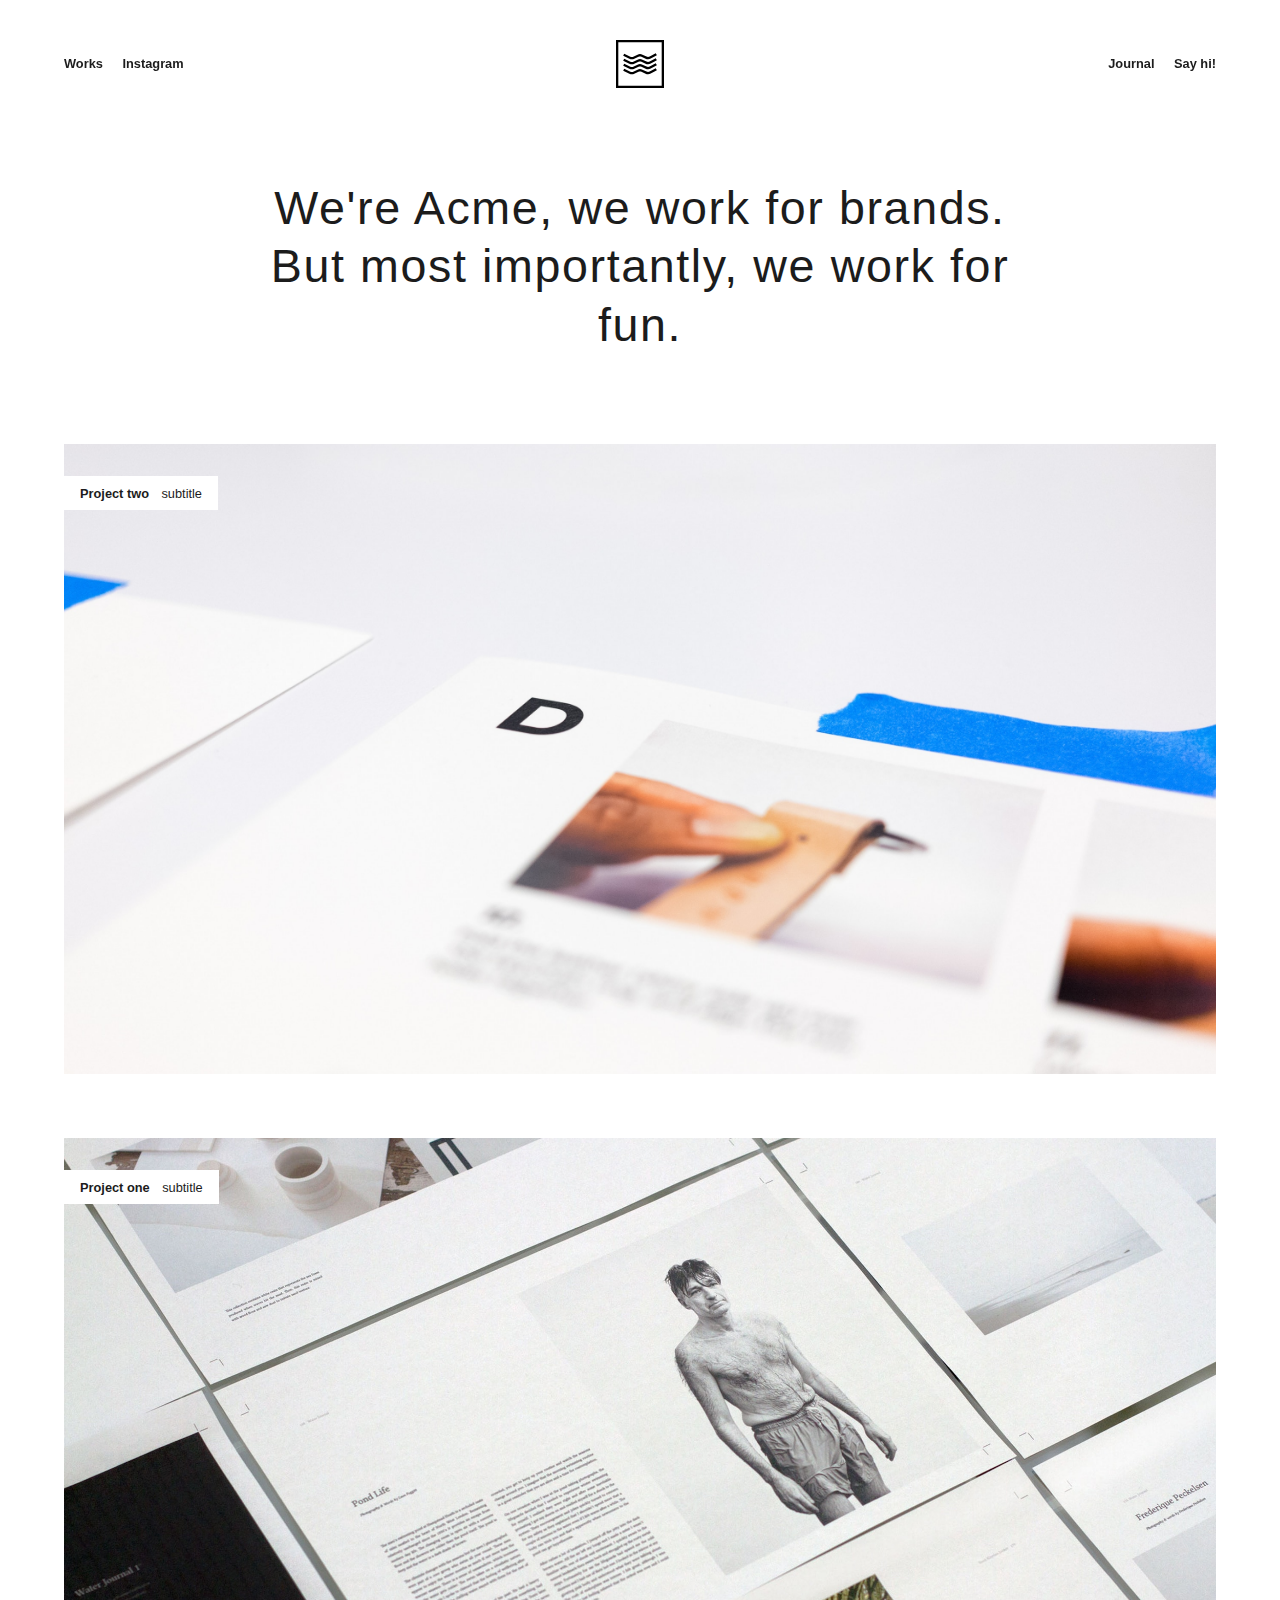
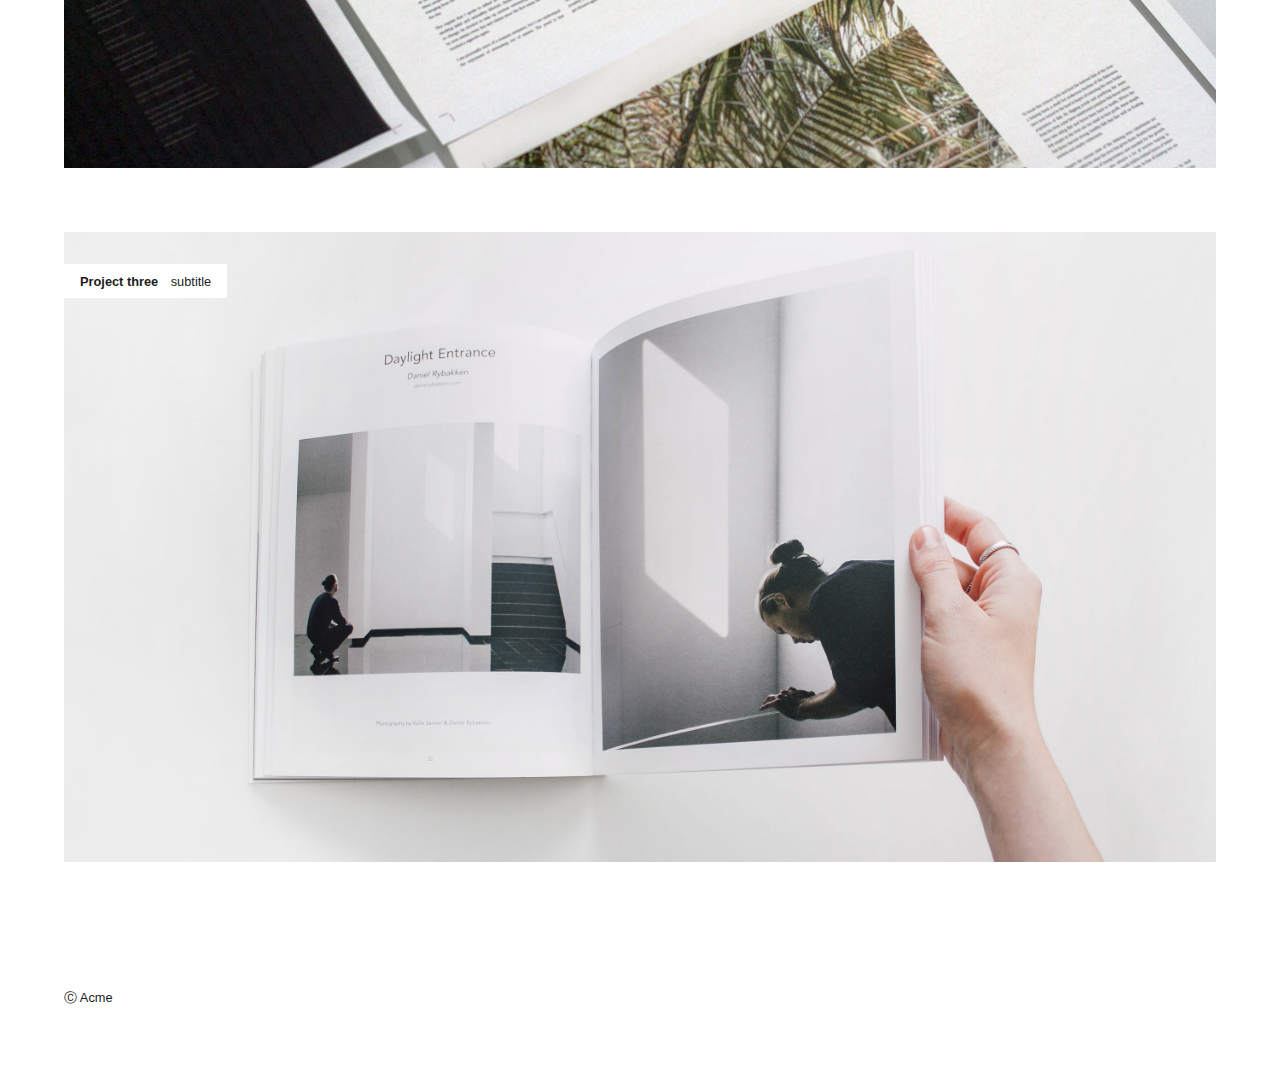
<file: index.html>
<!DOCTYPE html>
<html lang="en-US">
  <head>
    <meta charset="utf-8">
    <meta name="viewport" content="width=device-width,initial-scale=1">
    <title>Hero | Acme</title>
    <meta name="description" content="creative agency">
    <link rel="icon" href="favicon-32x32.png">
    
    <link rel="preload" href="/assets/css/0.styles.a379f09d.css" as="style"><link rel="preload" href="/assets/js/app.b99792a2.js" as="script"><link rel="preload" href="/assets/js/8.c443c788.js" as="script"><link rel="preload" href="/assets/js/11.b148d774.js" as="script"><link rel="preload" href="/assets/js/5.628131b8.js" as="script"><link rel="preload" href="/assets/js/10.d9b22fc4.js" as="script"><link rel="preload" href="/assets/js/4.b5c28453.js" as="script"><link rel="prefetch" href="/assets/js/2.2f821487.js"><link rel="prefetch" href="/assets/js/3.b32300f1.js"><link rel="prefetch" href="/assets/js/6.cc6f8d7b.js"><link rel="prefetch" href="/assets/js/7.a9ab94ad.js"><link rel="prefetch" href="/assets/js/9.f2ccd24c.js"><link rel="prefetch" href="/assets/js/12.58f2bbc3.js"><link rel="prefetch" href="/assets/js/13.0af82ff8.js"><link rel="prefetch" href="/assets/js/14.81666ca4.js"><link rel="prefetch" href="/assets/js/15.e3c7da11.js"><link rel="prefetch" href="/assets/js/16.1f8e4e0f.js">
    <link rel="stylesheet" href="/assets/css/0.styles.a379f09d.css">
  </head>
  <body>
    <div id="app" data-server-rendered="true"><div class="wrapper"><header class="header" style="position:fixed;top:0;left:0;width:100%;" data-v-64ebd1c3><nav class="navigation left desktop-nav" data-v-64ebd1c3><ul data-v-64ebd1c3><li class="router-link-exact-active active" data-v-64ebd1c3>Works</li><!----><!----><!----> <!----><li data-v-64ebd1c3><a href="https://www.instagram.com/its.nwa/" target="_blank" data-v-64ebd1c3>Instagram</a></li><!----><!----></ul></nav> <div class="brand" data-v-64ebd1c3><a href="/" class="router-link-exact-active router-link-active" data-v-64ebd1c3><div title="Acme" class="logo" style="background-image:url(/upload/logo.svg);" data-v-64ebd1c3></div></a></div> <nav class="navigation right desktop-nav" data-v-64ebd1c3><ul data-v-64ebd1c3><!----><!----><!----><li data-v-64ebd1c3>Journal</li> <!----><!----><li data-v-64ebd1c3><a href="mailto:sayhi@mydomain.com" target="_blank" data-v-64ebd1c3>Say hi!</a></li><!----></ul></nav> <div class="mobile-nav-toggle" data-v-64ebd1c3></div> <div class="mobile-nav" data-v-64ebd1c3><nav data-v-64ebd1c3><ul data-v-64ebd1c3><li class="router-link-exact-active active" data-v-64ebd1c3>Works</li><!----><!----><li data-v-64ebd1c3>Journal</li> <!----><li data-v-64ebd1c3><a href="https://www.instagram.com/its.nwa/" target="_blank" data-v-64ebd1c3>Instagram</a></li><li data-v-64ebd1c3><a href="mailto:sayhi@mydomain.com" target="_blank" data-v-64ebd1c3>Say hi!</a></li><!----></ul> <div class="mobile-nav-close" data-v-64ebd1c3></div></nav></div></header> <div class="container"><div style="margin-top:14vw;"><div class="content custom"><h1 class="title" data-v-3fb3553c><strong>We're Acme</strong>, we work for brands. But most importantly, we work for fun.</h1> <div class="project-list" data-v-466aa858><div class="post" style="background-image:url(/upload/photo-1516906736502-5d3fedc3019a.jpeg);" data-v-466aa858><div class="info" data-v-466aa858><h2 data-v-466aa858>Project two</h2> <span data-v-466aa858>subtitle</span></div></div><div class="post" style="background-image:url(/upload/photo-1490013616775-3ca8865fb129.jpeg);" data-v-466aa858><div class="info" data-v-466aa858><h2 data-v-466aa858>Project one</h2> <span data-v-466aa858>subtitle</span></div></div><div class="post" style="background-image:url(/upload/photo-1504198322253-cfa87a0ff25f.jpeg);" data-v-466aa858><div class="info" data-v-466aa858><h2 data-v-466aa858>Project three</h2> <span data-v-466aa858>subtitle</span></div></div></div></div></div> <!----> <!----> <!----></div> <span class="text" data-v-0782a7fa>Ⓒ Acme</span></div></div>
    <script src="/assets/js/8.c443c788.js" defer></script><script src="/assets/js/11.b148d774.js" defer></script><script src="/assets/js/5.628131b8.js" defer></script><script src="/assets/js/10.d9b22fc4.js" defer></script><script src="/assets/js/4.b5c28453.js" defer></script><script src="/assets/js/app.b99792a2.js" defer></script>
  </body>
</html>
</file>
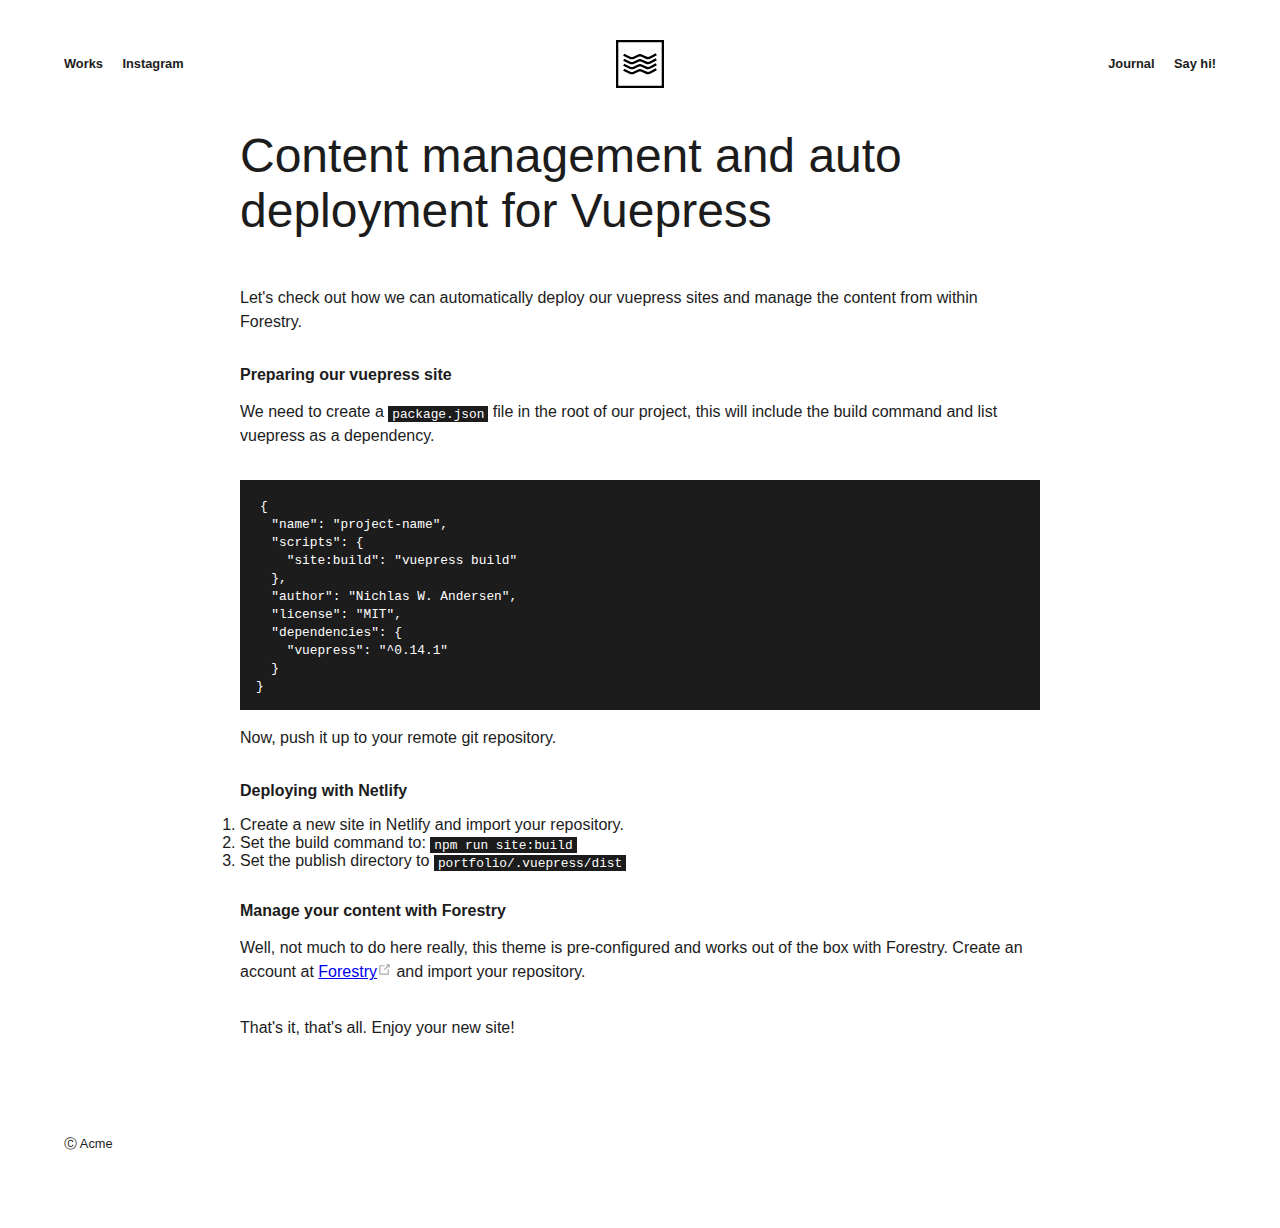
<file: journal/cms-and-auto-deployment-for-vuepress.html>
<!DOCTYPE html>
<html lang="en-US">
  <head>
    <meta charset="utf-8">
    <meta name="viewport" content="width=device-width,initial-scale=1">
    <title>Content management and auto deployment for vuepress | Acme</title>
    <meta name="description" content="creative agency">
    <link rel="icon" href="favicon-32x32.png">
    
    <link rel="preload" href="/assets/css/0.styles.a379f09d.css" as="style"><link rel="preload" href="/assets/js/app.b99792a2.js" as="script"><link rel="preload" href="/assets/js/8.c443c788.js" as="script"><link rel="preload" href="/assets/js/12.58f2bbc3.js" as="script"><link rel="preload" href="/assets/js/4.b5c28453.js" as="script"><link rel="prefetch" href="/assets/js/2.2f821487.js"><link rel="prefetch" href="/assets/js/3.b32300f1.js"><link rel="prefetch" href="/assets/js/5.628131b8.js"><link rel="prefetch" href="/assets/js/6.cc6f8d7b.js"><link rel="prefetch" href="/assets/js/7.a9ab94ad.js"><link rel="prefetch" href="/assets/js/9.f2ccd24c.js"><link rel="prefetch" href="/assets/js/10.d9b22fc4.js"><link rel="prefetch" href="/assets/js/11.b148d774.js"><link rel="prefetch" href="/assets/js/13.0af82ff8.js"><link rel="prefetch" href="/assets/js/14.81666ca4.js"><link rel="prefetch" href="/assets/js/15.e3c7da11.js"><link rel="prefetch" href="/assets/js/16.1f8e4e0f.js">
    <link rel="stylesheet" href="/assets/css/0.styles.a379f09d.css">
  </head>
  <body>
    <div id="app" data-server-rendered="true"><div class="wrapper"><header class="header" data-v-64ebd1c3><nav class="navigation left desktop-nav" data-v-64ebd1c3><ul data-v-64ebd1c3><li data-v-64ebd1c3>Works</li><!----><!----><!----> <!----><li data-v-64ebd1c3><a href="https://www.instagram.com/its.nwa/" target="_blank" data-v-64ebd1c3>Instagram</a></li><!----><!----></ul></nav> <div class="brand" data-v-64ebd1c3><a href="/" class="router-link-active" data-v-64ebd1c3><div title="Acme" class="logo" style="background-image:url(/upload/logo.svg);" data-v-64ebd1c3></div></a></div> <nav class="navigation right desktop-nav" data-v-64ebd1c3><ul data-v-64ebd1c3><!----><!----><!----><li data-v-64ebd1c3>Journal</li> <!----><!----><li data-v-64ebd1c3><a href="mailto:sayhi@mydomain.com" target="_blank" data-v-64ebd1c3>Say hi!</a></li><!----></ul></nav> <div class="mobile-nav-toggle" data-v-64ebd1c3></div> <div class="mobile-nav" data-v-64ebd1c3><nav data-v-64ebd1c3><ul data-v-64ebd1c3><li data-v-64ebd1c3>Works</li><!----><!----><li data-v-64ebd1c3>Journal</li> <!----><li data-v-64ebd1c3><a href="https://www.instagram.com/its.nwa/" target="_blank" data-v-64ebd1c3>Instagram</a></li><li data-v-64ebd1c3><a href="mailto:sayhi@mydomain.com" target="_blank" data-v-64ebd1c3>Say hi!</a></li><!----></ul> <div class="mobile-nav-close" data-v-64ebd1c3></div></nav></div></header> <div class="container"><!----> <!----> <!----> <div class="single-journal"><div class="content custom"><h1 id="content-management-and-auto-deployment-for-vuepress">Content management and auto deployment for Vuepress</h1> <p>Let's check out how we can automatically deploy our vuepress sites and manage the content from within Forestry.</p> <h3 id="preparing-our-vuepress-site">Preparing our vuepress site</h3> <p>We need to create a <code>package.json</code> file in the root of our project, this will include the build command and list vuepress as a dependency.</p> <pre><code>{
  &quot;name&quot;: &quot;project-name&quot;,
  &quot;scripts&quot;: {
    &quot;site:build&quot;: &quot;vuepress build&quot;
  },
  &quot;author&quot;: &quot;Nichlas W. Andersen&quot;,
  &quot;license&quot;: &quot;MIT&quot;,
  &quot;dependencies&quot;: {
    &quot;vuepress&quot;: &quot;^0.14.1&quot;
  }
}
</code></pre> <p>Now, push it up to your remote git repository.</p> <h3 id="deploying-with-netlify">Deploying with Netlify</h3> <ol><li>Create a new site in Netlify and import your repository.</li> <li>Set the build command to: <code>npm run site:build</code></li> <li>Set the publish directory to <code>portfolio/.vuepress/dist</code></li></ol> <h3 id="manage-your-content-with-forestry">Manage your content with Forestry</h3> <p>Well, not much to do here really, this theme is pre-configured and works out of the box with Forestry. Create an account at <a href="https://forestry.io" title="Forestry" target="_blank" rel="noopener noreferrer">Forestry<svg xmlns="http://www.w3.org/2000/svg" aria-hidden="true" x="0px" y="0px" viewBox="0 0 100 100" width="15" height="15" class="icon outbound"><path fill="currentColor" d="M18.8,85.1h56l0,0c2.2,0,4-1.8,4-4v-32h-8v28h-48v-48h28v-8h-32l0,0c-2.2,0-4,1.8-4,4v56C14.8,83.3,16.6,85.1,18.8,85.1z"></path> <polygon fill="currentColor" points="45.7,48.7 51.3,54.3 77.2,28.5 77.2,37.2 85.2,37.2 85.2,14.9 62.8,14.9 62.8,22.9 71.5,22.9"></polygon></svg></a> and import your repository.</p> <p>That's it, that's all. Enjoy your new site!</p></div></div></div> <span class="text" data-v-0782a7fa>Ⓒ Acme</span></div></div>
    <script src="/assets/js/8.c443c788.js" defer></script><script src="/assets/js/12.58f2bbc3.js" defer></script><script src="/assets/js/4.b5c28453.js" defer></script><script src="/assets/js/app.b99792a2.js" defer></script>
  </body>
</html>
</file>
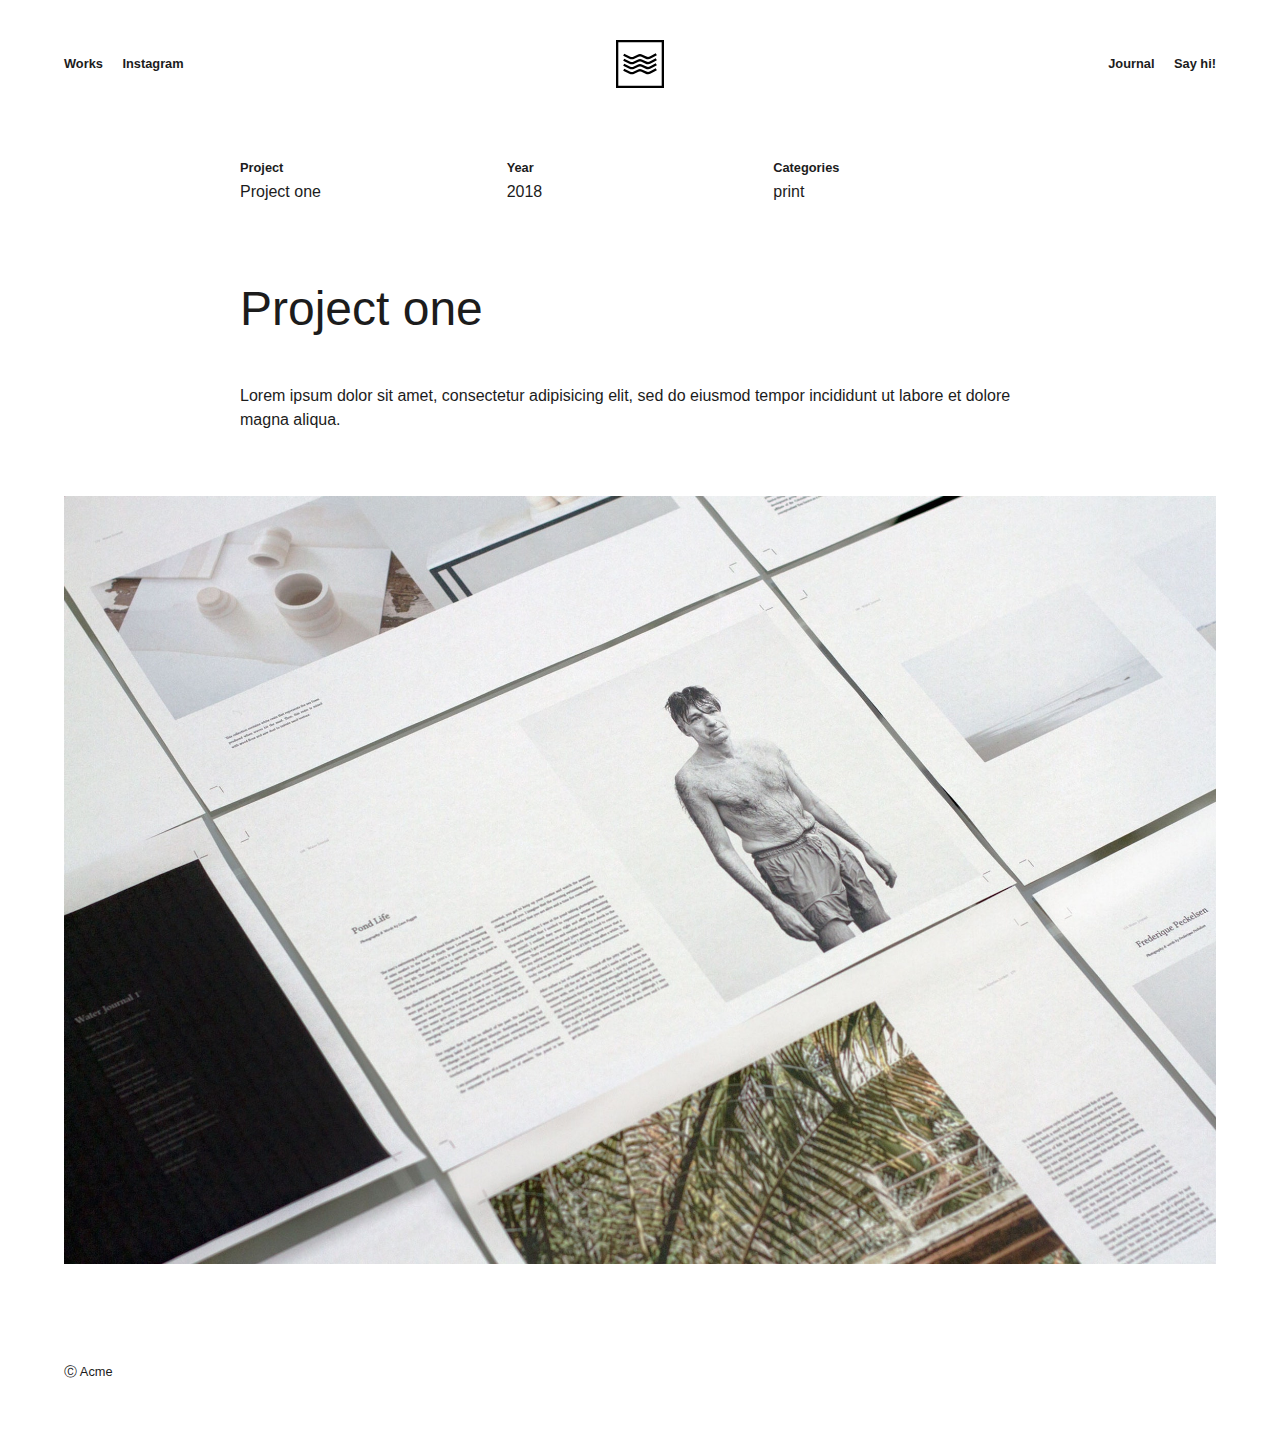
<file: works/project-1.html>
<!DOCTYPE html>
<html lang="en-US">
  <head>
    <meta charset="utf-8">
    <meta name="viewport" content="width=device-width,initial-scale=1">
    <title>Project one | Acme</title>
    <meta name="description" content="subtitle">
    <link rel="icon" href="favicon-32x32.png">
    
    <link rel="preload" href="/assets/css/0.styles.a379f09d.css" as="style"><link rel="preload" href="/assets/js/app.b99792a2.js" as="script"><link rel="preload" href="/assets/js/8.c443c788.js" as="script"><link rel="preload" href="/assets/js/9.f2ccd24c.js" as="script"><link rel="preload" href="/assets/js/7.a9ab94ad.js" as="script"><link rel="preload" href="/assets/js/14.81666ca4.js" as="script"><link rel="preload" href="/assets/js/4.b5c28453.js" as="script"><link rel="prefetch" href="/assets/js/2.2f821487.js"><link rel="prefetch" href="/assets/js/3.b32300f1.js"><link rel="prefetch" href="/assets/js/5.628131b8.js"><link rel="prefetch" href="/assets/js/6.cc6f8d7b.js"><link rel="prefetch" href="/assets/js/10.d9b22fc4.js"><link rel="prefetch" href="/assets/js/11.b148d774.js"><link rel="prefetch" href="/assets/js/12.58f2bbc3.js"><link rel="prefetch" href="/assets/js/13.0af82ff8.js"><link rel="prefetch" href="/assets/js/15.e3c7da11.js"><link rel="prefetch" href="/assets/js/16.1f8e4e0f.js">
    <link rel="stylesheet" href="/assets/css/0.styles.a379f09d.css">
  </head>
  <body>
    <div id="app" data-server-rendered="true"><div class="wrapper"><header class="header" data-v-64ebd1c3><nav class="navigation left desktop-nav" data-v-64ebd1c3><ul data-v-64ebd1c3><li data-v-64ebd1c3>Works</li><!----><!----><!----> <!----><li data-v-64ebd1c3><a href="https://www.instagram.com/its.nwa/" target="_blank" data-v-64ebd1c3>Instagram</a></li><!----><!----></ul></nav> <div class="brand" data-v-64ebd1c3><a href="/" class="router-link-active" data-v-64ebd1c3><div title="Acme" class="logo" style="background-image:url(/upload/logo.svg);" data-v-64ebd1c3></div></a></div> <nav class="navigation right desktop-nav" data-v-64ebd1c3><ul data-v-64ebd1c3><!----><!----><!----><li data-v-64ebd1c3>Journal</li> <!----><!----><li data-v-64ebd1c3><a href="mailto:sayhi@mydomain.com" target="_blank" data-v-64ebd1c3>Say hi!</a></li><!----></ul></nav> <div class="mobile-nav-toggle" data-v-64ebd1c3></div> <div class="mobile-nav" data-v-64ebd1c3><nav data-v-64ebd1c3><ul data-v-64ebd1c3><li data-v-64ebd1c3>Works</li><!----><!----><li data-v-64ebd1c3>Journal</li> <!----><li data-v-64ebd1c3><a href="https://www.instagram.com/its.nwa/" target="_blank" data-v-64ebd1c3>Instagram</a></li><li data-v-64ebd1c3><a href="mailto:sayhi@mydomain.com" target="_blank" data-v-64ebd1c3>Say hi!</a></li><!----></ul> <div class="mobile-nav-close" data-v-64ebd1c3></div></nav></div></header> <div class="container"><!----> <div><div class="header" data-v-52b21d08><div class="column" data-v-52b21d08><span class="label label" data-v-09727016 data-v-52b21d08>Project</span> <span class="value" data-v-52b21d08>Project one</span></div> <div class="column" data-v-52b21d08><span class="label label" data-v-09727016 data-v-52b21d08>Year</span> <span class="value" data-v-52b21d08>2018</span></div> <div class="column" data-v-52b21d08><span class="label label" data-v-09727016 data-v-52b21d08>Categories</span> <span class="value categories" data-v-52b21d08>print</span></div></div> <div class="content custom"><h1 id="project-one">Project one</h1> <p>Lorem ipsum dolor sit amet, consectetur adipisicing elit, sed do eiusmod tempor incididunt ut labore et dolore magna aliqua.</p> <p><img src="/upload/photo-1490013616775-3ca8865fb129.jpeg" alt></p></div></div> <!----> <!----></div> <span class="text" data-v-0782a7fa>Ⓒ Acme</span></div></div>
    <script src="/assets/js/8.c443c788.js" defer></script><script src="/assets/js/9.f2ccd24c.js" defer></script><script src="/assets/js/7.a9ab94ad.js" defer></script><script src="/assets/js/14.81666ca4.js" defer></script><script src="/assets/js/4.b5c28453.js" defer></script><script src="/assets/js/app.b99792a2.js" defer></script>
  </body>
</html>
</file>
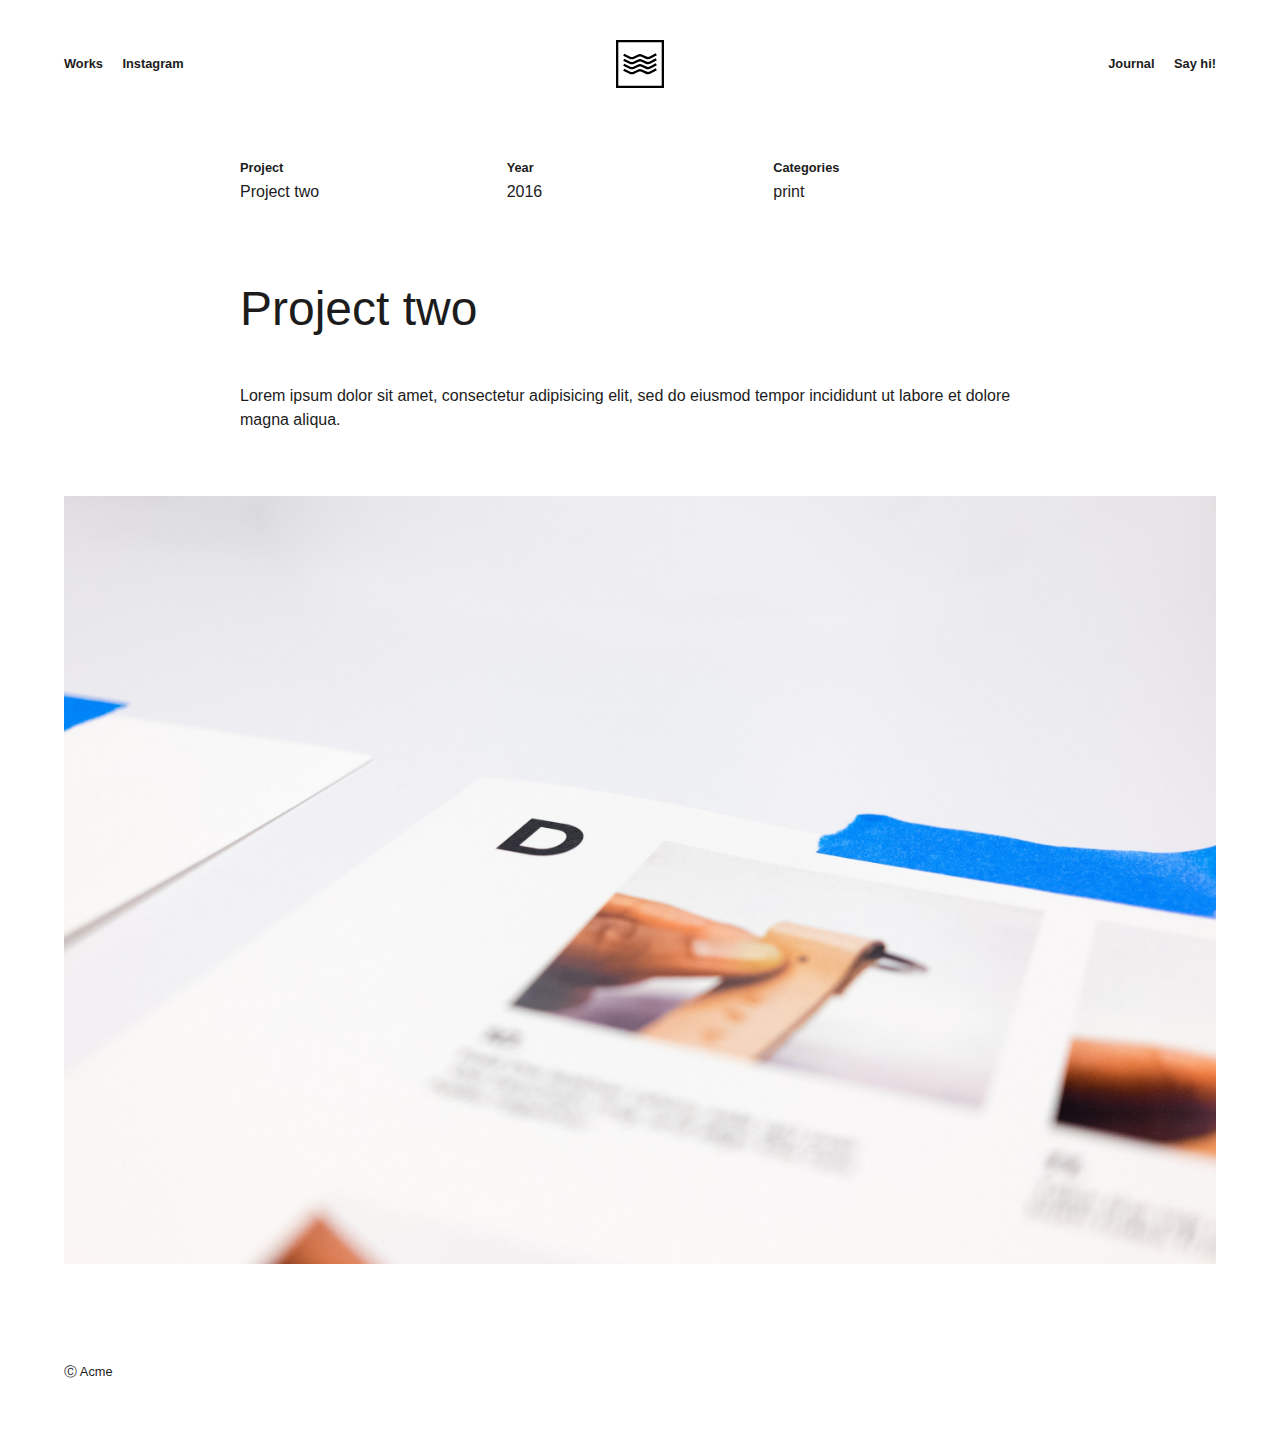
<file: works/project-2.html>
<!DOCTYPE html>
<html lang="en-US">
  <head>
    <meta charset="utf-8">
    <meta name="viewport" content="width=device-width,initial-scale=1">
    <title>Project two | Acme</title>
    <meta name="description" content="subtitle">
    <link rel="icon" href="favicon-32x32.png">
    
    <link rel="preload" href="/assets/css/0.styles.a379f09d.css" as="style"><link rel="preload" href="/assets/js/app.b99792a2.js" as="script"><link rel="preload" href="/assets/js/8.c443c788.js" as="script"><link rel="preload" href="/assets/js/9.f2ccd24c.js" as="script"><link rel="preload" href="/assets/js/7.a9ab94ad.js" as="script"><link rel="preload" href="/assets/js/15.e3c7da11.js" as="script"><link rel="preload" href="/assets/js/4.b5c28453.js" as="script"><link rel="prefetch" href="/assets/js/2.2f821487.js"><link rel="prefetch" href="/assets/js/3.b32300f1.js"><link rel="prefetch" href="/assets/js/5.628131b8.js"><link rel="prefetch" href="/assets/js/6.cc6f8d7b.js"><link rel="prefetch" href="/assets/js/10.d9b22fc4.js"><link rel="prefetch" href="/assets/js/11.b148d774.js"><link rel="prefetch" href="/assets/js/12.58f2bbc3.js"><link rel="prefetch" href="/assets/js/13.0af82ff8.js"><link rel="prefetch" href="/assets/js/14.81666ca4.js"><link rel="prefetch" href="/assets/js/16.1f8e4e0f.js">
    <link rel="stylesheet" href="/assets/css/0.styles.a379f09d.css">
  </head>
  <body>
    <div id="app" data-server-rendered="true"><div class="wrapper"><header class="header" data-v-64ebd1c3><nav class="navigation left desktop-nav" data-v-64ebd1c3><ul data-v-64ebd1c3><li data-v-64ebd1c3>Works</li><!----><!----><!----> <!----><li data-v-64ebd1c3><a href="https://www.instagram.com/its.nwa/" target="_blank" data-v-64ebd1c3>Instagram</a></li><!----><!----></ul></nav> <div class="brand" data-v-64ebd1c3><a href="/" class="router-link-active" data-v-64ebd1c3><div title="Acme" class="logo" style="background-image:url(/upload/logo.svg);" data-v-64ebd1c3></div></a></div> <nav class="navigation right desktop-nav" data-v-64ebd1c3><ul data-v-64ebd1c3><!----><!----><!----><li data-v-64ebd1c3>Journal</li> <!----><!----><li data-v-64ebd1c3><a href="mailto:sayhi@mydomain.com" target="_blank" data-v-64ebd1c3>Say hi!</a></li><!----></ul></nav> <div class="mobile-nav-toggle" data-v-64ebd1c3></div> <div class="mobile-nav" data-v-64ebd1c3><nav data-v-64ebd1c3><ul data-v-64ebd1c3><li data-v-64ebd1c3>Works</li><!----><!----><li data-v-64ebd1c3>Journal</li> <!----><li data-v-64ebd1c3><a href="https://www.instagram.com/its.nwa/" target="_blank" data-v-64ebd1c3>Instagram</a></li><li data-v-64ebd1c3><a href="mailto:sayhi@mydomain.com" target="_blank" data-v-64ebd1c3>Say hi!</a></li><!----></ul> <div class="mobile-nav-close" data-v-64ebd1c3></div></nav></div></header> <div class="container"><!----> <div><div class="header" data-v-52b21d08><div class="column" data-v-52b21d08><span class="label label" data-v-09727016 data-v-52b21d08>Project</span> <span class="value" data-v-52b21d08>Project two</span></div> <div class="column" data-v-52b21d08><span class="label label" data-v-09727016 data-v-52b21d08>Year</span> <span class="value" data-v-52b21d08>2016</span></div> <div class="column" data-v-52b21d08><span class="label label" data-v-09727016 data-v-52b21d08>Categories</span> <span class="value categories" data-v-52b21d08>print</span></div></div> <div class="content custom"><h1 id="project-two">Project two</h1> <p>Lorem ipsum dolor sit amet, consectetur adipisicing elit, sed do eiusmod tempor incididunt ut labore et dolore magna aliqua.</p> <p><img src="/upload/photo-1516906736502-5d3fedc3019a.jpeg" alt></p></div></div> <!----> <!----></div> <span class="text" data-v-0782a7fa>Ⓒ Acme</span></div></div>
    <script src="/assets/js/8.c443c788.js" defer></script><script src="/assets/js/9.f2ccd24c.js" defer></script><script src="/assets/js/7.a9ab94ad.js" defer></script><script src="/assets/js/15.e3c7da11.js" defer></script><script src="/assets/js/4.b5c28453.js" defer></script><script src="/assets/js/app.b99792a2.js" defer></script>
  </body>
</html>
</file>
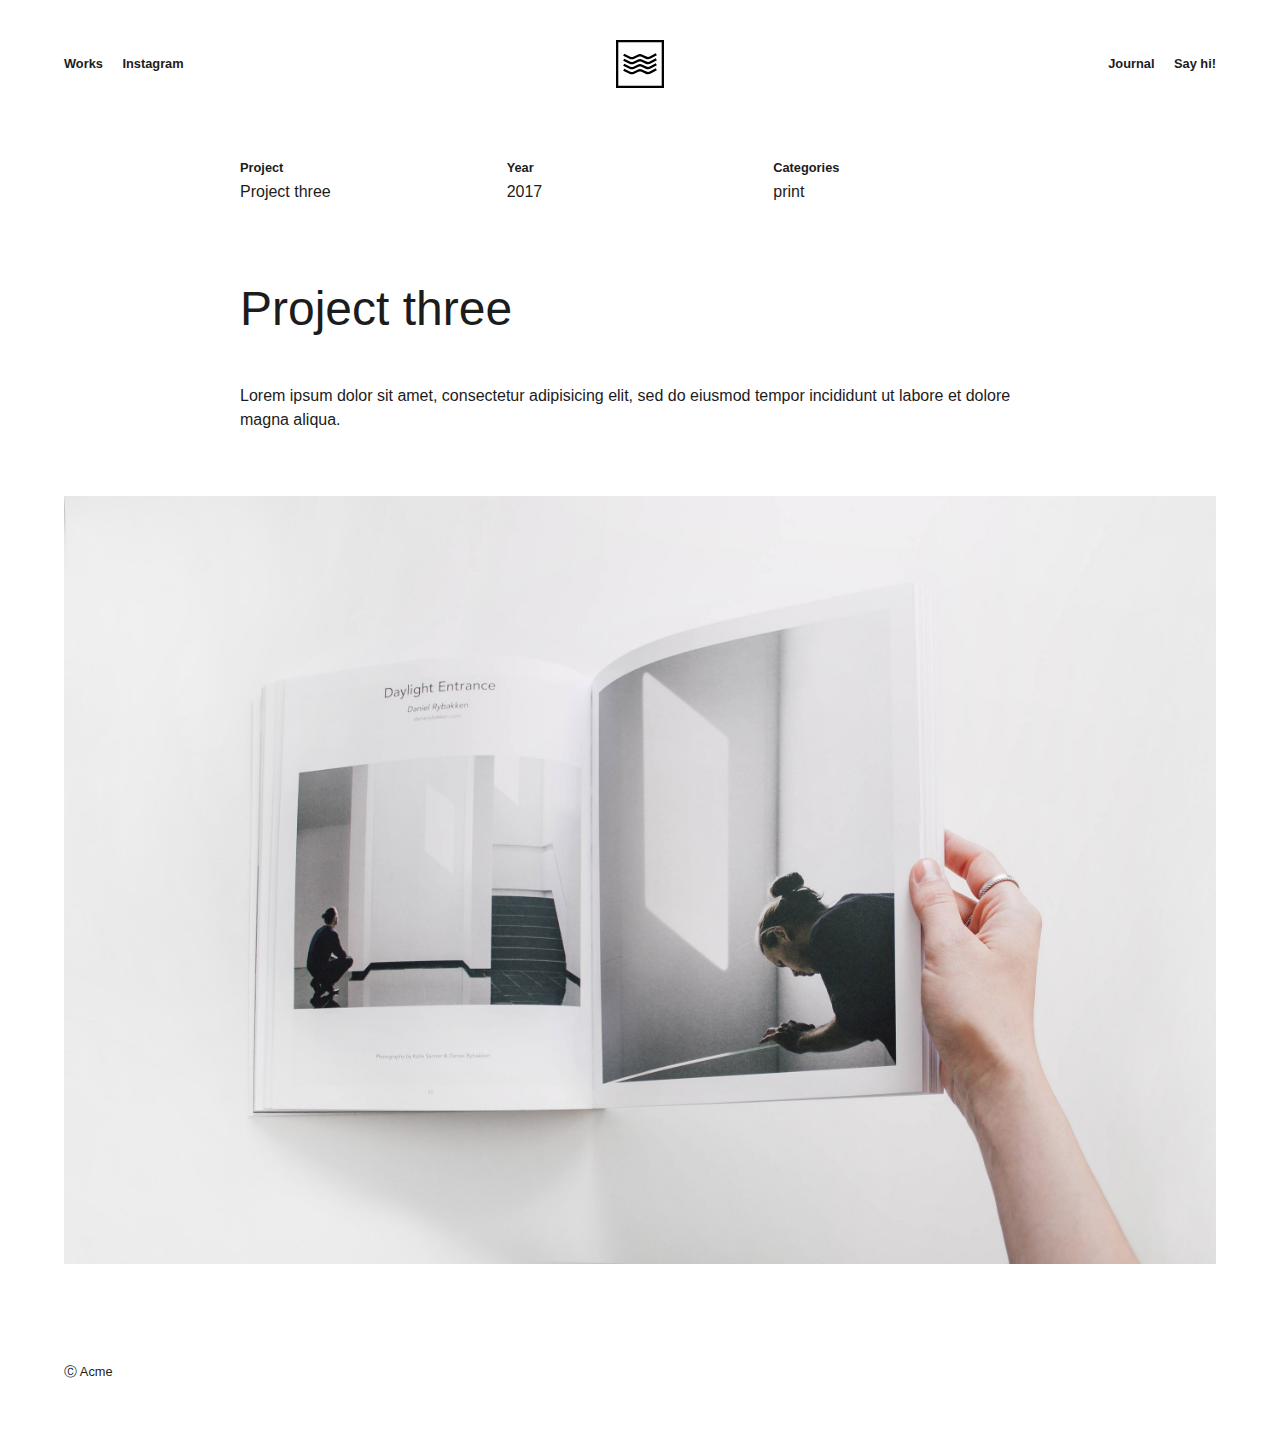
<file: works/project-3.html>
<!DOCTYPE html>
<html lang="en-US">
  <head>
    <meta charset="utf-8">
    <meta name="viewport" content="width=device-width,initial-scale=1">
    <title>Project three | Acme</title>
    <meta name="description" content="subtitle">
    <link rel="icon" href="favicon-32x32.png">
    
    <link rel="preload" href="/assets/css/0.styles.a379f09d.css" as="style"><link rel="preload" href="/assets/js/app.b99792a2.js" as="script"><link rel="preload" href="/assets/js/8.c443c788.js" as="script"><link rel="preload" href="/assets/js/9.f2ccd24c.js" as="script"><link rel="preload" href="/assets/js/7.a9ab94ad.js" as="script"><link rel="preload" href="/assets/js/16.1f8e4e0f.js" as="script"><link rel="preload" href="/assets/js/4.b5c28453.js" as="script"><link rel="prefetch" href="/assets/js/2.2f821487.js"><link rel="prefetch" href="/assets/js/3.b32300f1.js"><link rel="prefetch" href="/assets/js/5.628131b8.js"><link rel="prefetch" href="/assets/js/6.cc6f8d7b.js"><link rel="prefetch" href="/assets/js/10.d9b22fc4.js"><link rel="prefetch" href="/assets/js/11.b148d774.js"><link rel="prefetch" href="/assets/js/12.58f2bbc3.js"><link rel="prefetch" href="/assets/js/13.0af82ff8.js"><link rel="prefetch" href="/assets/js/14.81666ca4.js"><link rel="prefetch" href="/assets/js/15.e3c7da11.js">
    <link rel="stylesheet" href="/assets/css/0.styles.a379f09d.css">
  </head>
  <body>
    <div id="app" data-server-rendered="true"><div class="wrapper"><header class="header" data-v-64ebd1c3><nav class="navigation left desktop-nav" data-v-64ebd1c3><ul data-v-64ebd1c3><li data-v-64ebd1c3>Works</li><!----><!----><!----> <!----><li data-v-64ebd1c3><a href="https://www.instagram.com/its.nwa/" target="_blank" data-v-64ebd1c3>Instagram</a></li><!----><!----></ul></nav> <div class="brand" data-v-64ebd1c3><a href="/" class="router-link-active" data-v-64ebd1c3><div title="Acme" class="logo" style="background-image:url(/upload/logo.svg);" data-v-64ebd1c3></div></a></div> <nav class="navigation right desktop-nav" data-v-64ebd1c3><ul data-v-64ebd1c3><!----><!----><!----><li data-v-64ebd1c3>Journal</li> <!----><!----><li data-v-64ebd1c3><a href="mailto:sayhi@mydomain.com" target="_blank" data-v-64ebd1c3>Say hi!</a></li><!----></ul></nav> <div class="mobile-nav-toggle" data-v-64ebd1c3></div> <div class="mobile-nav" data-v-64ebd1c3><nav data-v-64ebd1c3><ul data-v-64ebd1c3><li data-v-64ebd1c3>Works</li><!----><!----><li data-v-64ebd1c3>Journal</li> <!----><li data-v-64ebd1c3><a href="https://www.instagram.com/its.nwa/" target="_blank" data-v-64ebd1c3>Instagram</a></li><li data-v-64ebd1c3><a href="mailto:sayhi@mydomain.com" target="_blank" data-v-64ebd1c3>Say hi!</a></li><!----></ul> <div class="mobile-nav-close" data-v-64ebd1c3></div></nav></div></header> <div class="container"><!----> <div><div class="header" data-v-52b21d08><div class="column" data-v-52b21d08><span class="label label" data-v-09727016 data-v-52b21d08>Project</span> <span class="value" data-v-52b21d08>Project three</span></div> <div class="column" data-v-52b21d08><span class="label label" data-v-09727016 data-v-52b21d08>Year</span> <span class="value" data-v-52b21d08>2017</span></div> <div class="column" data-v-52b21d08><span class="label label" data-v-09727016 data-v-52b21d08>Categories</span> <span class="value categories" data-v-52b21d08>print</span></div></div> <div class="content custom"><h1 id="project-three">Project three</h1> <p>Lorem ipsum dolor sit amet, consectetur adipisicing elit, sed do eiusmod tempor incididunt ut labore et dolore magna aliqua.</p> <p><img src="/upload/photo-1504198322253-cfa87a0ff25f.jpeg" alt></p></div></div> <!----> <!----></div> <span class="text" data-v-0782a7fa>Ⓒ Acme</span></div></div>
    <script src="/assets/js/8.c443c788.js" defer></script><script src="/assets/js/9.f2ccd24c.js" defer></script><script src="/assets/js/7.a9ab94ad.js" defer></script><script src="/assets/js/16.1f8e4e0f.js" defer></script><script src="/assets/js/4.b5c28453.js" defer></script><script src="/assets/js/app.b99792a2.js" defer></script>
  </body>
</html>
</file>
<file: assets/css/0.styles.a379f09d.css>
:root{--color-black:#1c1c1c;--color-highlight:hsla(48,87%,83%,.99)}*{box-sizing:border-box;margin:0;padding:0}::-webkit-selection{background:var(--color-highlight);color:var(--color-black)}::selection{background:var(--color-highlight);color:var(--color-black)}body{font-family:-apple-system,BlinkMacSystemFont,Segoe UI,Roboto,Noto Sans,Ubuntu,Droid Sans,Helvetica Neue,sans-serif;font-size:16px;background:#fff;color:var(--color-black)}img{width:100%;max-width:100%;line-height:0;margin:2rem 0}.container{padding:0 5vw}.journal-list,.single-journal{width:800px;max-width:100%;margin:0 auto}h1,h2,h3,h4,h5,h6,p{width:100%;max-width:800px}h1{font-size:3rem;line-height:1.15;margin:0 auto 3rem auto}h1,h2{font-weight:300}h2{font-size:2rem;margin:2rem auto 2rem auto}h3{font-weight:700;margin:2rem auto 1rem auto}h3,p{font-size:1rem}p{line-height:1.5;margin:1rem auto 2rem auto}pre{padding:1rem;margin:1rem 0}code,pre{background:var(--color-black)}code{color:#fff;font-size:.8rem;padding:.05rem .25rem;font-weight:400}.icon.outbound{color:#aaa;display:inline-block}.badge[data-v-6276cbc2]{display:inline-block;font-size:14px;height:18px;line-height:18px;border-radius:3px;padding:0 6px;color:#fff;margin-right:5px;background-color:#42b983}.badge.middle[data-v-6276cbc2]{vertical-align:middle}.badge.top[data-v-6276cbc2]{vertical-align:top}.badge.green[data-v-6276cbc2],.badge.tip[data-v-6276cbc2]{background-color:#42b983}.badge.error[data-v-6276cbc2]{background-color:#da5961}.badge.warn[data-v-6276cbc2],.badge.warning[data-v-6276cbc2],.badge.yellow[data-v-6276cbc2]{background-color:#e7c000}.text[data-v-0782a7fa]{display:block;font-size:.8rem;text-align:left;padding:4rem 5vw}.title[data-v-3fb3553c]{text-align:center;font-size:calc(21px + 34 * ((100vw - 300px) / 1300));font-weight:300;line-height:1.25;letter-spacing:.1rem;width:800px;max-width:100%;margin:18vw auto 7vw auto}@media screen and (min-width:600px){.title[data-v-3fb3553c]{margin:12vw auto 7vw auto}}.title[data-v-6dd859ea]{cursor:pointer}.post[data-v-6dd859ea]{padding:2rem 0;border-bottom:1px solid #eee}.post[data-v-6dd859ea]:last-of-type{border:0}.post h2[data-v-6dd859ea]{margin:0 0 1rem 0}.post h2[data-v-6dd859ea]:hover{opacity:.6}.post p[data-v-6dd859ea]{margin:0;color:#333}.label[data-v-09727016]{display:block;font-size:.8rem;font-weight:700}.header[data-v-64ebd1c3]{display:flex;position:relative;align-items:center;justify-content:space-between;height:6rem;padding:5vw;font-size:.8rem;font-weight:600;z-index:10}.logo[data-v-64ebd1c3]{position:absolute;width:3rem;height:3rem;background-size:contain;background-position:50%;background-repeat:no-repeat;left:50%;top:50%;transform:translate(-50%,-50%)}.navigation li[data-v-64ebd1c3]{display:inline-block;list-style:none;margin-right:1rem;user-select:none;cursor:pointer;border-bottom:1px solid transparent}.navigation li[data-v-64ebd1c3]:last-of-type{margin:0}.active[data-v-64ebd1c3],.navigation li[data-v-64ebd1c3]:hover{border-bottom:1px solid #000}a[data-v-64ebd1c3]{text-decoration:none;color:inherit}a[data-v-64ebd1c3]:active,a[data-v-64ebd1c3]:visited{color:inherit}.desktop-nav[data-v-64ebd1c3]{display:none}.mobile-nav[data-v-64ebd1c3]{display:block;position:absolute;background:#fff;top:0;left:0;width:100vw;height:100vh;padding:2rem;transform:translateY(-100%);transition:transform .35s ease-in-out;text-align:center;font-size:2rem;display:flex;justify-content:center;align-items:center;line-height:2}.mobile-nav li[data-v-64ebd1c3]{list-style:none;cursor:pointer;transition:opacity .15s}.mobile-nav li[data-v-64ebd1c3]:hover{opacity:.6}.mobile-nav--active[data-v-64ebd1c3]{transform:translateY(0)}.mobile-nav-close[data-v-64ebd1c3]{position:absolute;content:"";right:0;top:0;padding:3rem;background-image:url(/close.svg)}.mobile-nav-close[data-v-64ebd1c3],.mobile-nav-toggle[data-v-64ebd1c3]{width:3rem;height:3rem;background-position:50%;background-size:1.5rem;background-repeat:no-repeat;transition:opacity .15s;cursor:pointer}.mobile-nav-toggle[data-v-64ebd1c3]{display:block;background-image:url(/burger.svg)}.mobile-nav-close[data-v-64ebd1c3]:hover,.mobile-nav-toggle[data-v-64ebd1c3]:hover{opacity:.6}@media screen and (min-width:600px){.desktop-nav[data-v-64ebd1c3]{display:block}.mobile-nav-toggle[data-v-64ebd1c3],.mobile-nav[data-v-64ebd1c3]{display:none}}.header[data-v-52b21d08]{display:flex;padding:2rem 0;width:100%;max-width:800px;margin:0 auto 3rem auto}.column[data-v-52b21d08]{flex:0 0 33.33%}.label[data-v-52b21d08]{margin-bottom:.5rem;font-weight:700}.value[data-v-52b21d08]{font-weight:400}.categories[data-v-52b21d08]:after{content:", "}.categories[data-v-52b21d08]:last-of-type:after{content:""}.post[data-v-466aa858]{position:relative;width:100%;height:70vh;background-size:cover;background-position:50%;background-repeat:no-repeat;margin-bottom:5vw;cursor:pointer}.info[data-v-466aa858]{position:absolute;left:0;top:2rem;padding:.5rem 1rem;background:#fff;max-width:400px}.info h2[data-v-466aa858]{font-weight:700}.info h2[data-v-466aa858],.info span[data-v-466aa858]{display:inline-block;width:auto;font-size:.8rem;margin:0}.info span[data-v-466aa858]{margin-left:.5rem}
</file>
